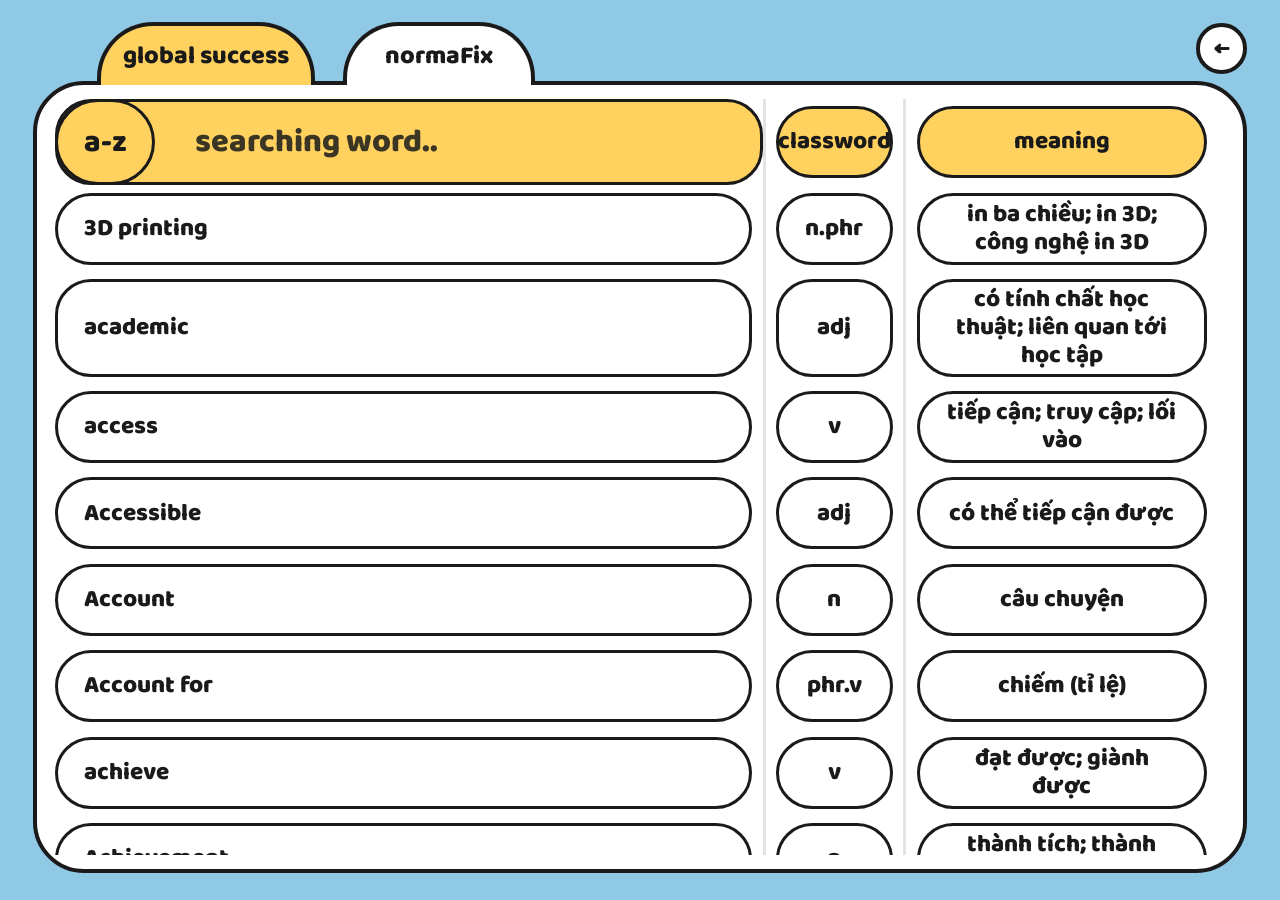
<file: document.html>
<!DOCTYPE html>
<html lang="vi">

<head>
  <meta charset="UTF-8">
  <title>DOCUMENT - normaFix</title>
  <meta name="viewport" content="width=device-width, initial-scale=1, viewport-fit=cover, interactive-widget=resizes-content">
  <link rel="preconnect" href="https://fonts.googleapis.com">
  <link rel="preconnect" href="https://fonts.gstatic.com" crossorigin>
  <link href="https://fonts.googleapis.com/css2?family=Baloo+2:wght@600;800&display=swap" rel="stylesheet">
  <link rel="icon" type="image/png" href="pics/mascotPics/iconWebsite_main.png">
  <link rel="stylesheet" href="CSS/document.css">
  <link rel="stylesheet" href="CSS/mobile.css">

</head>

<body spellcheck="false">

  <nav class="tabs" role="tablist" aria-label="Nguồn từ vựng">
    <button class="tab" role="tab" id="tabGlobal" data-src="global" aria-selected="true">global success</button>
    <button class="tab" role="tab" id="tabNorma" data-src="norma" aria-selected="false">normaFix</button>
    <a class="back" href="index.html" title="Về trang game" aria-label="Về trang game">←</a>
  </nav>

  <main class="panel">
    <div id="list" class="list" role="tabpanel">
      <!-- hàng tiêu đề (JS không đụng tới 3 ô này) -->
      <div class="c w hd hd-word">
        <div class="pill">
          <button id="az" class="az" type="button" title="Đổi thứ tự sắp xếp">a-z</button>
          <input id="q" type="search" placeholder="searching word.." autocomplete="off" aria-label="Tìm từ">
        </div>
      </div>
      <div class="c k hd"><div class="pill">classword</div></div>
      <div class="c m hd"><div class="pill">meaning</div></div>
    </div>
  </main>

  <!-- global success: khai báo const vocabData -->
  <script src="data/englishVocabularys.js"></script>
  <!-- hàm speak(word) -->
  <script src="JS/common/audio.js"></script>
  <script src="JS/games/document.js"></script>

</body>

</html>
</file>
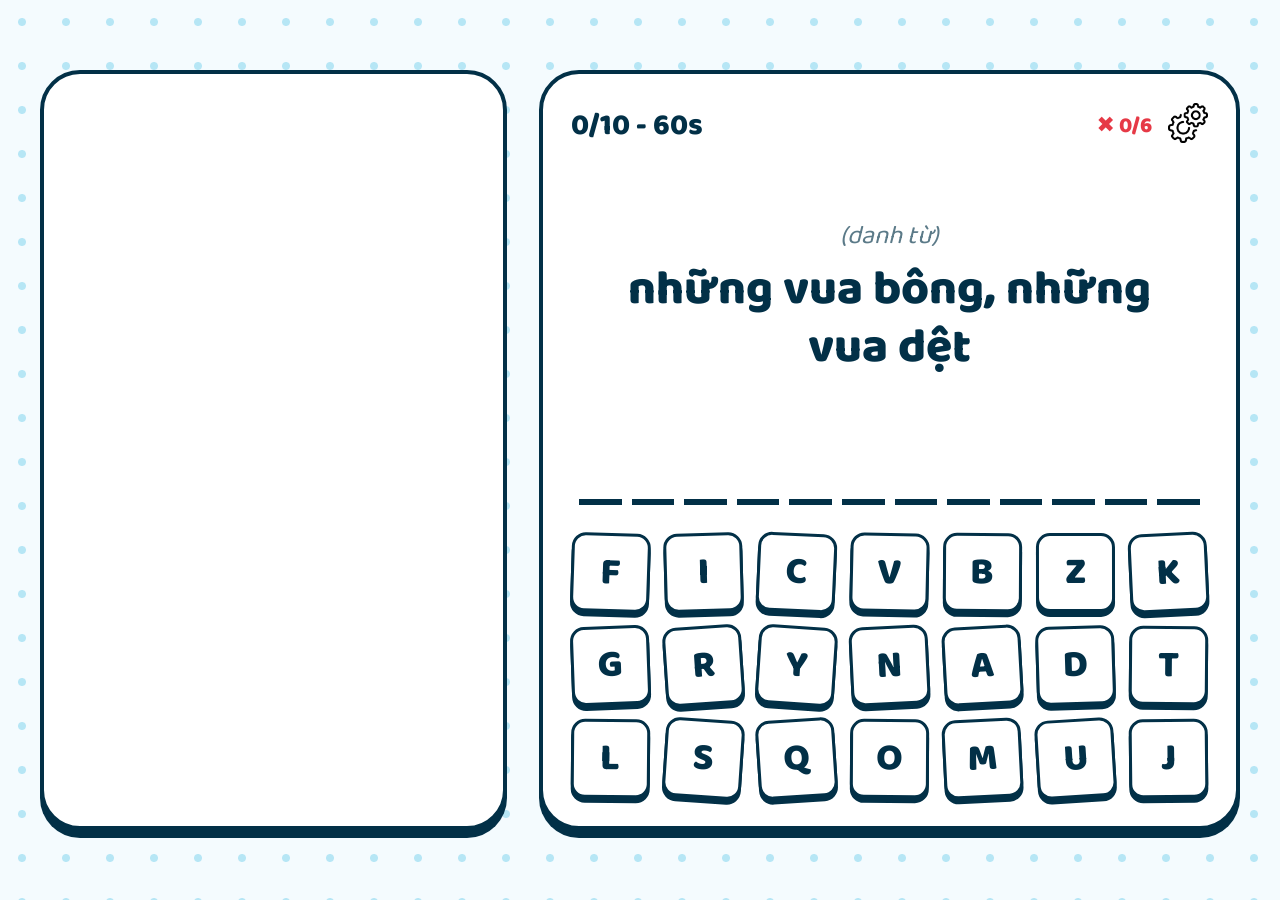
<file: gameMode/hangman/hangman.html>
<!DOCTYPE html>
<html lang="vi">

<head>
  <meta charset="UTF-8">
  <title>HANGMAN - normaFix</title>
  <meta name="viewport"
    content="width=device-width, initial-scale=1, viewport-fit=cover, interactive-widget=resizes-content">
  <link rel="preconnect" href="https://fonts.googleapis.com">
  <link rel="preconnect" href="https://fonts.gstatic.com" crossorigin>
  <link href="https://fonts.googleapis.com/css2?family=Baloo+2:wght@600;800&display=swap" rel="stylesheet">
  <link rel="stylesheet" href="hangman.css">
  <link rel="stylesheet" href="../../CSS/mobile.css">

  <link rel="icon" type="image/png" href="../../pics/mascotPics/mascotGrayCat_main.png">
</head>

<body spellcheck="false">

  <main class="hm">

    <!-- ========== BÊN TRÁI: STICKMAN (11 nét) ========== -->
    <section class="hm-panel hm-left">
      <svg id="hmMan" viewBox="0 0 400 460" role="img" aria-label="Hình người treo cổ">
        <path pathLength="1" d="M30 425H230" />
        <path pathLength="1" d="M80 425V240" />
        <path pathLength="1" d="M80 240V45" />
        <path pathLength="1" d="M80 45H290" />
        <path pathLength="1" d="M290 45V110" />
        <circle pathLength="1" cx="290" cy="145" r="35" />
        <path pathLength="1" d="M290 180V300" />
        <path pathLength="1" d="M290 205L245 265" />
        <path pathLength="1" d="M290 205L335 265" />
        <path pathLength="1" d="M290 300L255 380" />
        <path pathLength="1" d="M290 300L325 380" />
      </svg>
    </section>

    <!-- ========== BÊN PHẢI: GAME + BẢNG KẾT QUẢ ========== -->
    <section class="hm-panel hm-right">

      <div id="hmPlay" class="hm-play">
        <header class="hm-top">
          <span id="hmStatus">0/10 - 60s</span>
          <span id="hmWrong" class="hm-wrong">✖ 0/6</span>
          <button id="hmGear" class="hm-gear" aria-label="Cài đặt"><img src="../../pics/setting icon.png" alt="Cài đặt"
              width="40" height="40"></button>
        </header>

        <div class="hm-hint">
          <span id="hmClass"></span>
          <p id="hmMeaning">Đang tải từ vựng...</p>
        </div>

        <div id="hmSlots" class="hm-slots"></div>
        <div id="hmKeys" class="hm-keys"></div>
      </div>

      <div id="hmResult" class="hm-result" hidden>
        <h2>Kết quả</h2>
        <div class="hm-ring">
          <svg viewBox="0 0 200 200" aria-hidden="true">
            <circle class="trk" cx="100" cy="100" r="82" pathLength="100" />
            <circle id="hmRing" class="fil" cx="100" cy="100" r="82" pathLength="100" />
          </svg>
          <div class="hm-ring-text">
            <b id="hmPct">0%</b>
            <small id="hmScore">0 / 10 từ</small>
          </div>
        </div>
        <p id="hmRank" class="hm-rank"></p>
        <ul id="hmList" class="hm-list"></ul>
        <div class="hm-actions">
          <button id="hmAgain" class="hm-btn primary">🔄 Chơi lại</button>
          <button id="hmHome" class="hm-btn">🏠 Về trang chủ</button>
        </div>
      </div>

    </section>
  </main>

  <!-- ========== SETTINGS ========== -->
  <div id="hmOverlay" class="hm-overlay">
    <div class="hm-box">
      <h2>CÀI ĐẶT</h2>
      <button id="hmContinue" class="hm-btn" style="background:#84C7EC">▶ Tiếp tục</button>
      <button id="hmRestart" class="hm-btn" style="background:#FFD25C">🔄 Chơi lại</button>
      <button id="hmExit" class="hm-btn" style="background:#ff8c8c">🚪 Thoát</button>
    </div>
  </div>

  <audio id="sound-correct" src="../../audio/correct.mp3" preload="auto"></audio>
  <audio id="sound-wrong" src="../../audio/wrong.mp3" preload="auto"></audio>
  <audio id="sound-finish" src="../../audio/finish.mp3" preload="auto"></audio>

  <!-- Dữ liệu từ vựng: file .js dùng được cả khi mở bằng file:// -->
  <script src="../../data/normaFixWords.js"></script>
  <!-- Dự phòng nếu không có normaFixWords.js -->
  <script src="../../data/englishVocabularys.js"></script>

  <script src="../../JS/common/music.js"></script>
  <script src="../../JS/common/leaderboard.js"></script>
  <script src="../../JS/common/audio.js"></script>
  <script src="hangman.js"></script>
</body>

</html>
</file>
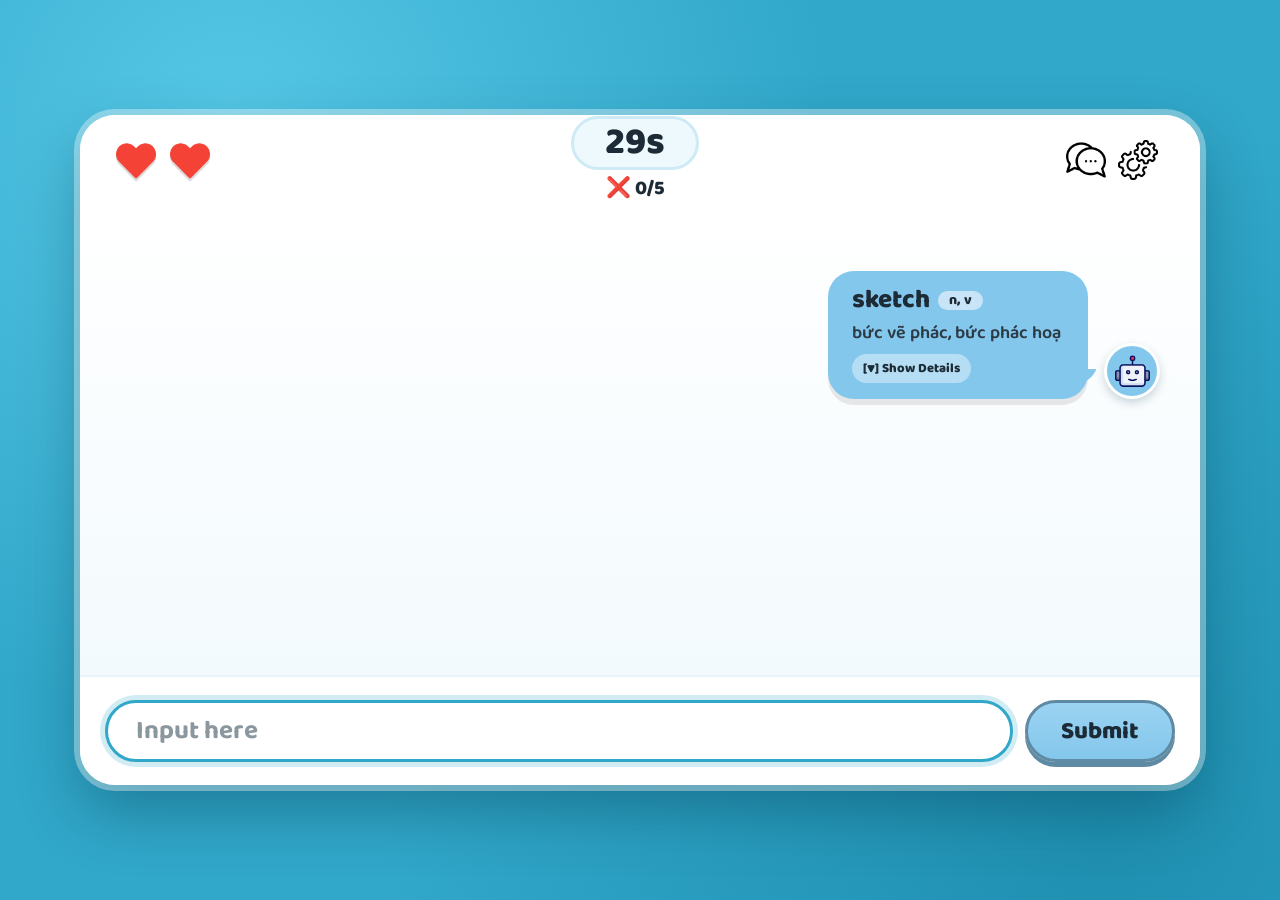
<file: gameMode/wordChain/wordChain.html>
<!DOCTYPE html>
<html lang="vi">

<head>
    <meta charset="UTF-8">
    <meta name="viewport" content="width=device-width, initial-scale=1, viewport-fit=cover, interactive-widget=resizes-content">
    <title>Word Chain</title>

    <link rel="preconnect" href="https://fonts.googleapis.com">
    <link rel="preconnect" href="https://fonts.gstatic.com" crossorigin>
    <link href="https://fonts.googleapis.com/css2?family=Baloo+2:wght@500;600;700;800&display=swap" rel="stylesheet">
    <link rel="stylesheet" href="wordChain.css">
    <link rel="stylesheet" href="../../CSS/mobile.css">

    <link rel="icon" type="image/png" href="../../pics/mascotPics/mascotFish_main.png">
</head>






<body spellcheck="false">


    <!-- ================= BẢNG KẾT QUẢ ================= -->
    <div class="result-screen" id="resultScreen" role="dialog" aria-modal="true" aria-labelledby="resultTitle">
        <div class="result-box">
            <h1 id="resultTitle">
                RESULT
            </h1>
            <p id="resultReason"></p>

            <!-- Vòng tròn % (độ chính xác), giống bảng kết quả của chế độ PLAY -->
            <div class="rs-ring">
                <svg viewBox="0 0 200 200" aria-hidden="true">
                    <circle class="trk" cx="100" cy="100" r="82" pathLength="100"></circle>
                    <circle id="resultRingFill" class="fil" cx="100" cy="100" r="82" pathLength="100"></circle>
                </svg>
                <div class="rs-ring-text">
                    <div id="resultPercent" class="rs-percent">0%</div>
                    <div id="resultTotal" class="rs-total"></div>
                </div>
            </div>

            <p id="resultRank" class="rs-rank"></p>
            <p id="resultMessage" class="rs-message"></p>

            <ul id="resultScore"></ul>

            <div class="rs-actions">
                <button type="button" onclick="restartGame()" class="restartGame-btn">
                    Chơi lại
                </button>

                <button type="button" class="restartGame-btn" onclick="location.href='../../game.html'">
                    Quay về
                </button>
            </div>
        </div>

        <div class="result-meaning">
            <h2>Lịch Sử Từ Vựng</h2>
            <p id="resultWord"></p>
        </div>

    </div>














    <!-- Background Bubble -->
    <div class="bubble-container" aria-hidden="true">
        <span class="bubble"></span>
        <span class="bubble"></span>
        <span class="bubble"></span>
        <span class="bubble"></span>
        <span class="bubble"></span>
        <span class="bubble"></span>
        <span class="bubble"></span>
        <span class="bubble"></span>
        <span class="bubble"></span>
        <span class="bubble"></span>
        <span class="bubble"></span>
        <span class="bubble"></span>
        <span class="bubble"></span>
        <span class="bubble"></span>
        <span class="bubble"></span>
        <span class="bubble"></span>
        <span class="bubble"></span>
        <span class="bubble"></span>
        <span class="bubble"></span>
        <span class="bubble"></span>
    </div>






    <div class="game-wrapper">
        <!-- ================= SETTINGS ================= -->
        <div class="settings-overlay" id="settingsOverlay">

            <div class="settings-box">

                <h2>CÀI ĐẶT</h2>

                <button type="button" class="settings-btn" id="continueBtn">
                    ▶ Tiếp tục
                </button>

                <button type="button" class="settings-btn" id="restartSettingsBtn">
                    🔄 Chơi lại
                </button>

                <button type="button" class="settings-btn" id="exitSettingsBtn">
                    🚪 Thoát
                </button>

            </div>

        </div>



        <!--==================THANH STREAK===================-->
        <div class="streak-box" id="streakBox">
            <div class="streak-fill" id="streakFill"></div>
            <div class="streak-text" id="streakText">
                STREAK x0
            </div>
        </div>





        <!--=====================GAME===================-->
        <div class="wc-container">




            <!-- Top Bar -->
            <div class="wc-top">
                <div class="player-life">
                    <span class="life"><img src="../../pics/heart icon.png" alt="Mạng" width="40" height="40"></span>
                    <span class="life"><img src="../../pics/heart icon.png" alt="Mạng" width="40" height="40"></span>
                </div>
                <div class="timer-box">
                    <div class="timer" id="timer">
                        30s
                    </div>
                    <div class="mistake" id="mistake">
                        ❌ 0/5
                    </div>
                </div>
                <div class="top-icon">
                    <button type="button" id="chatBtn" title="Trò chuyện" aria-label="Trò chuyện"><img src="../../pics/chatting icon.png" alt="" width="40" height="40"></button>
                    <button type="button" id="settingBtn" title="Cài đặt" aria-label="Cài đặt"><img src="../../pics/setting icon.png" alt="" width="40" height="40"></button>
                </div>
            </div>










            <!-- Chat Area -->
            <div class="chat-area" id="chatArea">
                <!-- Player -->
                <div class="message left"></div>
                <!-- AI -->
                <div class="message right"></div>
            </div>





            <!-- Input -->
            <div class="input-area">
                <input id="wordInput" type="text" placeholder="Input here" autocomplete="off" autocapitalize="off" autofocus>
                <button type="button" class="submit-button">Submit</button>
            </div>
        </div>
    </div>




















    <audio id="sound-correct" src="../../audio/correct.mp3"></audio>
    <audio id="sound-wrong" src="../../audio/wrong.mp3"></audio>
    <audio id="sound-finish" src="../../audio/finish.mp3"></audio>

    <script src="../../JS/common/music.js"></script>
    <script src="../../JS/common/leaderboard.js"></script>
    <script src="../../JS/common/audio.js"></script>

    <script src="../../data/wordChainData.js"></script>
    <script src="wordChain.js"></script>
</body>

</html>
</file>
<file: CSS/document.css>
:root {
    --sky: #8FC9E6;
    --ink: #1a1a1a;
    --yellow: #FFD25F;
    --line: #e3e3e3;
    --col-class: clamp(96px, 11vw, 160px);
}

* {
    margin: 0;
    padding: 0;
    box-sizing: border-box;
}

[hidden] {
    display: none !important;
}

html,
body {
    height: 100%;
}

body {
    display: flex;
    flex-direction: column;
    padding: clamp(10px, 2.4vh, 28px) clamp(10px, 2.6vw, 48px) clamp(10px, 3vh, 32px);
    overflow: hidden;
    font-family: "Baloo 2", system-ui, "Segoe UI", Arial, sans-serif;
    font-weight: 600;
    color: var(--ink);
    background: var(--sky);
}

/* ================= TAB ================= */
.tabs {
    position: relative;
    z-index: 1;
    display: flex;
    align-items: flex-end;
    gap: clamp(14px, 2.2vw, 36px);
    margin: 0 0 -4px clamp(20px, 5vw, 96px);
}

.tab {
    min-width: clamp(130px, 15vw, 290px);
    padding: 2px 22px 0;
    font: inherit;
    font-size: clamp(18px, 2.8vh, 28px);
    font-weight: 800;
    color: var(--ink);
    cursor: pointer;
    background: #fff;
    border: 4px solid var(--ink);
    border-bottom: 0;
    border-radius: 56px 56px 0 0;
    height: clamp(40px, 7vh, 80px);
    transition: transform .12s;
}

.tab[aria-selected="true"] {
    background: var(--yellow);
}

.tab:hover {
    transform: translateY(-2px);
}

.tab:focus-visible {
    outline: 4px solid var(--ink);
    outline-offset: 3px;
}

.back {
    display: grid;
    place-items: center;
    width: clamp(36px, 5.6vh, 52px);
    aspect-ratio: 1;
    margin: 0 0 clamp(6px, 1.2vh, 12px) auto;
    font-size: 22px;
    font-weight: 800;
    color: var(--ink);
    text-decoration: none;
    background: #fff;
    border: 4px solid var(--ink);
    border-radius: 50%;
}

.back:hover {
    background: var(--yellow);
}

.back:focus-visible {
    outline: 4px solid var(--ink);
    outline-offset: 3px;
}

/* ================= BẢNG ================= */
.panel {
    position: relative;
    flex: 1;
    min-height: 0;
    padding: clamp(8px, 1.6vh, 18px) clamp(8px, 1.4vw, 24px) clamp(8px, 1.6vh, 18px) clamp(8px, 1.4vw, 24px);
    background: #fff;
    border: 4px solid var(--ink);
    border-radius: clamp(28px, 4vw, 56px);
}

/* Một lưới 3 cột duy nhất: mọi ô cùng hàng tự cao bằng nhau, và đường kẻ dọc liền mạch */
.list {
    height: 100%;
    display: grid;
    grid-template-columns: minmax(0, 2.2fr) var(--col-class) minmax(0, 1fr);
    grid-auto-rows: min-content;
    align-content: start;
    overflow-y: scroll;
    scrollbar-color: #333 #fff;
}

.list:focus,
.list:focus-visible {
    outline: 0;
}

.list::-webkit-scrollbar {
    width: 18px;
}

.list::-webkit-scrollbar-track {
    margin: 4px 0;
    background: #fff;
    border: 3px solid var(--ink);
    border-radius: 20px;
}

.list::-webkit-scrollbar-thumb {
    background: #333;
    border: 3px solid #fff;
    border-radius: 20px;
}

.c {
    padding: clamp(4px, .8vh, 9px) clamp(6px, .8vw, 12px);
}

.c.k,
.c.m {
    border-left: 3px solid var(--line);
}

.c.w {
    padding-left: 0;
}

.c.m {
    padding-right: clamp(10px, 1.4vw, 22px);
}

.pill {
    display: flex;
    align-items: center;
    height: 100%;
    min-height: clamp(42px, 8vh, 80px);
    padding: 4px clamp(14px, 2vw, 30px);
    font-size: clamp(16px, 2.7vh, 28px);
    font-weight: 800;
    line-height: 1.15;
    background: #fff;
    border: 3px solid var(--ink);
    border-radius: clamp(24px, 4vh, 40px);
}

.c.w .pill {
    gap: 14px;
    flex-wrap: wrap;
    justify-content: flex-start;
}

.c.k .pill,
.c.m .pill {
    justify-content: center;
    text-align: center;
}

/* Bấm vào từ tiếng Anh để nghe đọc */
.c.w .pill[data-word] {
    cursor: pointer;
    user-select: none;
    -webkit-user-select: none;
}

.c.w .pill[data-word]::after {
    content: "🔊";
    margin-left: auto;
    font-size: .8em;
    opacity: 0;
    transition: opacity .15s;
}

.c.w .pill[data-word]:hover::after,
.c.w .pill[data-word]:focus-visible::after {
    opacity: .55;
}

.c.w .pill[data-word]:focus-visible {
    outline: 4px solid var(--ink);
    outline-offset: 3px;
}

.c.w .pill[data-word].say {
    background: var(--yellow);
}

.c.w .pill[data-word].say::after {
    opacity: 1;
    animation: talk .5s ease 2;
}

@keyframes talk {
    50% {
        transform: scale(1.35);
    }
}

.pill i {
    font-style: normal;
    font-size: .72em;
    font-weight: 600;
    color: #6b6b6b;
}

.c.k .pill.long {
    font-size: clamp(12px, 1.9vh, 18px);
    padding-inline: 10px;
}

/* Hàng tiêu đề giống navbar: dính trên cùng, kéo xuống thì trượt lên ẩn đi, kéo lên thì trượt ra lại */
.hd {
    position: sticky;
    top: 0;
    z-index: 2;
    background: #fff;
    transition: transform .35s cubic-bezier(.3, .8, .3, 1), box-shadow .25s ease;
}

.list.scrolled .hd {
    box-shadow: 0 12px 10px -10px rgba(26, 26, 26, .35);
}

.list.hide .hd {
    transform: translateY(-110%);
    box-shadow: none;
}

.hd .pill {
    background: var(--yellow);
    font-size: clamp(16px, 2.7vh, 28px);
}

.hd-word {
    padding: 0;
}

.hd-word .pill {
    padding: 0;
}

.az {
    align-self: stretch;
    flex: none;
    margin: -3px 0 -3px -3px;
    padding: 0 clamp(16px, 2vw, 30px);
    font: inherit;
    font-size: clamp(20px, 3.4vh, 36px);
    font-weight: 800;
    color: var(--ink);
    cursor: pointer;
    background: var(--yellow);
    border: 3px solid var(--ink);
    border-radius: 999px;
}

.az:hover {
    background: #ffe08c;
}

.az:focus-visible {
    outline: 4px solid var(--ink);
    outline-offset: 3px;
}

#q {
    flex: 1;
    min-width: 0;
    padding: 0 clamp(14px, 2vw, 40px);
    font: inherit;
    font-size: clamp(20px, 3.6vh, 38px);
    font-weight: 800;
    color: var(--ink);
    background: transparent;
    border: 0;
    outline: 0;
}

#q::placeholder {
    color: var(--ink);
    opacity: .85;
}

.hd-word .pill:focus-within {
    box-shadow: 0 0 0 4px rgba(26, 26, 26, .25);
}

/* ================= ANIMATION ================= */
/* 1) Vào trang: một chuỗi duy nhất — tab rơi xuống, bảng trồi lên, ba ô tiêu đề bật ra lần lượt */
.tab {
    animation: tabIn .55s cubic-bezier(.2, 1.3, .4, 1) both;
}

#tabNorma {
    animation-delay: .08s;
}

.back {
    animation: popIn .5s cubic-bezier(.2, 1.5, .4, 1) .25s both;
}

.panel {
    animation: panelIn .6s cubic-bezier(.2, 1, .3, 1) .12s both;
}

.hd .pill {
    animation: popIn .45s cubic-bezier(.2, 1.4, .4, 1) both;
}

.hd-word .pill {
    animation-delay: .4s;
}

.hd.k .pill {
    animation-delay: .48s;
}

.hd.m .pill {
    animation-delay: .56s;
}

@keyframes tabIn {
    from {
        opacity: 0;
        transform: translateY(-36px);
    }
}

@keyframes panelIn {
    from {
        opacity: 0;
        transform: translateY(48px) scale(.98);
    }
}

@keyframes popIn {
    from {
        opacity: 0;
        transform: scale(.6);
    }
}

/* 2) Mỗi lần vẽ hàng mới (đổi tab, tìm kiếm, cuộn thêm): hàng trượt lên lần lượt, tối đa 14 hàng đầu mới trễ */
.row {
    animation: rowIn .4s cubic-bezier(.2, .9, .3, 1.15) both;
    animation-delay: calc(var(--i, 0) * 28ms);
}

@keyframes rowIn {
    from {
        opacity: 0;
        transform: translateY(16px);
    }
}

.note {
    animation: fadeUp .35s ease both;
}

@keyframes fadeUp {
    from {
        opacity: 0;
        transform: translateY(8px);
    }
}

/* 3) Phản hồi khi người dùng thao tác */
.c:not(.hd) .pill {
    transition: transform .15s ease, box-shadow .15s ease, background .15s ease;
}

.c:not(.hd) .pill:hover {
    transform: translateY(-1px);
    background: #FFF4CC;
    box-shadow: 0 1px 0 var(--ink);
}

.tab {
    transition: transform .15s ease, background .25s ease;
}

.az.flip {
    animation: flip .4s ease;
}

@keyframes flip {
    50% {
        transform: scaleY(0);
    }
}

.note {
    grid-column: 1 / -1;
    padding: 28px 12px;
    font-size: clamp(16px, 2.6vh, 24px);
    font-weight: 800;
    text-align: center;
    color: #555;
}

/* ================= MÀN HẸP ================= */
@media (max-width: 700px) {
    :root {
        --col-class: 64px;
    }

    .tab {
        min-width: 0;
        padding-inline: 14px;
    }

    .list {
        grid-template-columns: minmax(0, 1.5fr) var(--col-class) minmax(0, 1fr);
    }

    .c {
        padding-inline: 4px;
    }

    .pill {
        padding-inline: 12px;
    }

    .list::-webkit-scrollbar {
        width: 12px;
    }
}

@media (prefers-reduced-motion: reduce) {

    *,
    *::before,
    *::after {
        animation: none !important;
        transition: none !important;
    }
}
</file>
<file: CSS/mobile.css>
/* ===========================================================
   MOBILE - giao diện điện thoại cho normaFix  (CSS/mobile.css)

   - Điện thoại dọc   : (max-width: 700px)
   - Điện thoại ngang : (orientation: landscape) and (max-height: 500px)
   - Khối ngang nằm CUỐI file để thắng khối dọc khi màn hình ngang <= 700px
     (ví dụ iPhone SE xoay ngang rộng 667px).
   - Mọi selector trong @media đều có tiền tố "html " để luôn thắng các rule
     cùng cấp trong landing.css / login.css / room.css..., kể cả khi thứ tự
     nạp file bị sai. Vẫn nên nạp mobile.css SAU CÙNG.
   - Trò chơi chơi được cả dọc lẫn ngang, KHÔNG bắt xoay màn hình.
   - Trang game được nhận biết qua #settingsOverlay (hoặc <body class="game-page">).
   =========================================================== */



/* chặn tràn ngang trên điện thoại: không phần tử nào được rộng hơn màn hình */
@media (max-width: 700px) {
    html,
    html body { max-width: 100%; overflow-x: clip; }
}

@media (prefers-reduced-motion: no-preference) {
    html { scroll-behavior: smooth; }
}

button, a, [role="button"], .game-card, .choice-btn, .sentence-btn, .match-item {
    touch-action: manipulation;
}

/* màn hình cảm ứng không có hover: bỏ hiệu ứng hover bị "dính" sau khi chạm */
@media (hover: none) {
    html .game-card::after { display: none; }
    html .game-card:hover {
        transform: none;
        box-shadow: 0 10px 0 rgba(14, 56, 80, .2);
    }
    html .game-card:active { transform: scale(.97); }

    html .nav-menu a:not(.active):hover { transform: none; background: none; }

    html .start-btn:hover,
    html .create-btn:hover,
    html .enter-btn:hover {
        transform: none;
        box-shadow: 0 7px 0 rgba(14, 56, 80, .28);
    }
    html .start-btn:active,
    html .create-btn:active,
    html .enter-btn:active {
        transform: translateY(4px);
        box-shadow: 0 3px 0 rgba(14, 56, 80, .28);
    }
    html .nav-menu a:not(.active):active { background: rgba(255, 255, 255, .22); }

    html .choice-btn:not(.correct):not(.wrong):hover {
        background: #ececec;
        color: #222;
    }
    html .sentence-btn:not(.correct):not(.wrong):hover {
        background: #efefef;
        color: #000;
    }

    html #settingsBtn:hover,
    html #settingBtn:hover {
        transform: none;
        background: rgba(0, 0, 0, .6);
    }

    html .c:not(.hd) .pill:hover {
        transform: none;
        background: #fff;
        box-shadow: none;
    }

    /* trang tài liệu: luôn hiện biểu tượng loa để biết bấm nghe được */
    html .c.w .pill[data-word]::after { opacity: .45; }
}


/* ===========================================================
   2. ĐIỆN THOẠI DỌC (max-width: 700px)
   =========================================================== */
@media (max-width: 700px) {

    /* ---------- Thanh điều hướng: đủ 5 mục, không tràn ---------- */
    html .navbar {
        top: max(8px, env(safe-area-inset-top));
        left: 8px;
        width: calc(100% - 16px);
        max-width: calc(100vw - 16px);
        height: 46px;
        padding: 0 6px;
        border-radius: 16px;
    }
    html .logo { font-size: 18px; }
    html .nav-menu {
        flex: 1;
        min-width: 0;
        margin-left: 4px;
        gap: 0;
        justify-content: space-between;
        overflow-x: auto;
        scrollbar-width: none;
    }
    html .nav-menu::-webkit-scrollbar { display: none; }
    html .nav-menu a {
        flex: none;
        min-height: 36px;
        padding: 6px 7px;
        font-size: 12.5px;
        border-radius: 10px;
        white-space: nowrap;
    }

    /* ô tên người chơi (nằm ngay dưới thanh) */
    html .player .player-chip {
        max-width: 160px;
        padding: 4px 12px 4px 4px;
        font-size: 14px;
    }
    html .player-avatar { width: 30px; height: 30px; font-size: 16px; }

    /* ---------- Trang chủ ---------- */
    html .hero {
        min-height: 100vh;
        min-height: 100svh;
        height: auto;
        padding: calc(112px + env(safe-area-inset-top)) 16px 84px;
        gap: 8px;
        justify-content: center;
        overflow-x: clip;
    }
    html .hero > * { min-width: 0; max-width: 100%; }
    html .hero-left,
    html .hero-right {
        flex: none;
        width: 100%;
        margin: 0;
    }
    html .hero-title {
        font-size: clamp(40px, 13vw, 54px);
        line-height: 1.05;
        margin-bottom: 4px;
        text-align: center;
        overflow-wrap: anywhere;
    }
    html .hero-subtitle {
        max-width: 22em;
        margin: 0 auto;
        font-size: clamp(15px, 4.2vw, 19px);
        line-height: 1.3;
        text-align: center;
        text-wrap: balance;
    }
    html .hero .mascot-image {
        max-width: 100%;
        height: clamp(140px, 28vh, 240px);
        height: clamp(140px, 28svh, 240px);
    }
    html .mascot-name { font-size: 16px; padding: 5px 18px; }
    html .mascot-desc { font-size: 13px; max-width: 280px; }
    html .scroll-down {
        width: 64px;
        height: 64px;
        bottom: -32px;
        font-size: 13px;
    }

    html .intro-section,
    html .room-section,
    html .document-section {
        padding: 72px 6% 60px;
        gap: 24px;
        max-width: 100%;
        overflow-x: clip;
    }
    html .intro-left,
    html .intro-right,
    html .room-left,
    html .room-right { min-width: 0; }
    html .room-image {
        width: 92%;
        aspect-ratio: 4 / 3;
        object-fit: cover;
        border-radius: 24px;
        transform: rotate(1.5deg);
    }
    html .intro-left p,
    html .room-text,
    html .document-text { text-wrap: balance; }

    html .intro-left p,
    html .room-text,
    html .document-text {
        font-size: clamp(20px, 6vw, 27px);
        margin-bottom: 22px;
    }
    html .start-btn,
    html .create-btn,
    html .enter-btn {
        width: min(190px, 64%);
        height: 52px;
        font-size: 19px;
    }
    html .intro-right img { max-height: 240px; }
    html .document-box { border-radius: 22px; }
    html .document-left { height: 170px; }
    html .footer { padding: 40px 16px; }
    html .footer-logo { font-size: 28px; }
    html .footer-text { font-size: 16px; margin-bottom: 20px; }
    html .footer-copy { font-size: 13px; }

    /* ẩn ô tên khi đang chơi LEARN để không đè lên nội dung */
    html body:has(#learnScreen[style*="flex"]) .player.floating { display: none; }

    /* ---------- Các trang trò chơi (chơi dọc) ---------- */
    html :is(body.game-page, body:has(#settingsOverlay)) {
        min-height: 100vh;
        min-height: 100dvh;
    }
    html :is(body.game-page, body:has(#settingsOverlay)) .submit-button { min-height: 44px; }
    html :is(body.game-page, body:has(#settingsOverlay)) .bubble-chat { max-width: 80%; font-size: 15px; }
    html :is(body.game-page, body:has(#settingsOverlay)) .avatar img { width: 30px; height: 30px; }
    html :is(body.game-page, body:has(#settingsOverlay)) .meaning-toggle { min-height: 34px; }

    /* ---------- Cài đặt / popup ---------- */
    html .popup { width: min(280px, 86vw); padding: 20px; }
    html .settings-popup {
        width: min(280px, 86vw);
        max-height: 92vh;
        overflow-y: auto;
    }
    html .settings-popup button { width: min(170px, 100%); }

    html #settingsBtn,
    html #settingBtn {
        width: 42px;
        height: 42px;
        top: max(10px, env(safe-area-inset-top));
        left: max(10px, env(safe-area-inset-left));
    }

    /* ---------- Màn hình nhập tên ---------- */
    html .login-gate { overflow-y: auto; }
    html .login-card { padding: 28px 20px 24px; }

    /* ---------- Trang tài liệu (document.html) ---------- */
    html body:has(.tabs) { padding: 8px 8px 10px; }
    html .tabs { margin-left: 10px; gap: 8px; }
    html .tab {
        flex: 1;
        min-width: 0;
        height: 38px;
        padding-inline: 8px;
        font-size: 15px;
    }
    html .panel {
        padding: 6px;
        border-width: 3px;
        border-radius: 22px;
    }
    html .pill {
        min-height: 40px;
        padding: 4px 10px;
        font-size: 14px;
        border-width: 2px;
    }
    html .c.k .pill { font-size: 12px; }
    html .hd .pill { font-size: 14px; }
    html #q { font-size: 16px; }
    html .az { font-size: 16px; padding: 0 12px; }

    /* ---------- Hồ sơ (profile.html) ---------- */
    html .pf { padding: 116px 12px 36px; }
    html .pf-tabs button { padding: 7px 14px; font-size: 15px; }
    html .pf-card { padding: 16px; }
    html .pf h3 { font-size: 19px; }
    html .pf p { font-size: 15px; }
    html .pf-head { gap: 12px; }
    html .pf-ava { width: 64px; height: 64px; font-size: 32px; }
    html .pf-stat span { font-size: 24px; }
    html .pf-bars { height: 120px; gap: 6px; }
    html .pf-btn { padding: 10px 20px; font-size: 16px; }

    /* ---------- Phòng chơi (room.html) ---------- */
    html .room-page { padding: 78px 12px 28px; }
    html .room-card { padding: 18px 12px; border-radius: 22px; }
    html .room-card h1 { font-size: clamp(26px, 8vw, 34px); }
    html .room-choice { padding: 16px; }
    html .room-page .room-btn { min-height: 48px; font-size: 18px; }
    html .room-players { grid-template-columns: 1fr; }
    html .room-code {
        font-size: clamp(32px, 12vw, 46px);
        letter-spacing: 4px;
    }

    /* ---------- Màn LEARN: kích thước cơ bản ---------- */
    html .learn-screen {
        height: 100vh;
        height: 100dvh;
        padding: 10px;
        gap: 10px;
        overflow-y: auto;
        justify-content: center;
        justify-content: safe center;
    }
    html .learn-progress { width: min(700px, 100%); }
    html .learn-box {
        width: min(850px, 100%);
        padding: 18px 14px;
        border-radius: 20px;
    }
    html .typing-header { font-size: 20px; margin-bottom: 24px; }
    html #typingWord { font-size: 34px; }
    html .typing-meaning { font-size: 17px; margin-bottom: 20px; }
    html #typingInput { height: 56px; font-size: 24px; }
    html .choice-btn { height: 76px; font-size: 18px; }
    html .sentence-example { font-size: 22px; }
    html .sentence-btn { height: 68px; font-size: 20px; }
    html .match-item { height: 50px; font-size: 16px; }
    html .loading-box h2 { font-size: 22px; }
    html .loading-success { font-size: 22px; }
    html .loading-subtitle { font-size: 16px; }
}

@media (max-width: 480px) {
    /* thanh điều hướng chật: ẩn logo, "Trang chủ" đã đủ để quay về */
    html .navbar > .logo { display: none; }
    html .nav-menu { margin-left: 0; }
}


/* ===========================================================
   3. TRANG GAME.HTML (chọn trò chơi) - ĐIỆN THOẠI DỌC
   Sidebar chuyển xuống đáy như thanh tab, lưới card 2 cột.
   =========================================================== */
@media (orientation: portrait) and (max-width: 700px) {

    html .container {
        flex-direction: column-reverse;
        height: 100vh;
        height: 100dvh;
        min-height: 0;
    }

    html .sidebar {
        flex: none;
        width: 100%;
        height: calc(52px + env(safe-area-inset-bottom));
        padding-bottom: env(safe-area-inset-bottom);
        box-shadow: 0 -6px 20px rgba(6, 40, 58, .25);
    }
    html .sidebar:hover { width: 100%; }
    html .menu-list { flex-direction: row; height: 52px; }
    html .menu-item-back,
    html .menu-item-room,
    html .menu-item-document {
        flex: 1;
        height: 52px;
        padding: 0;
        justify-content: center;
    }
    html .letter { width: auto; font-size: 18px; }
    html .text { margin-left: 6px; font-size: 13px; opacity: 1; }

    html .game-grid,
    html .has-player .game-grid {
        flex: 1;
        width: 100%;
        height: auto;
        min-height: 0;
        padding: 10px;
        gap: 10px;
        overflow-y: auto;
        grid-template-columns: 1fr 1fr;
        grid-template-rows: none;
        grid-auto-rows: 108px;
    }
    html .has-player .game-grid { padding-top: 58px; }

    html .player.floating { top: 8px; left: 10px; }

    html .game-grid .game-card {
        grid-column: auto;
        grid-row: auto;
        border-radius: 22px;
        box-shadow: 0 5px 0 rgba(14, 56, 80, .2);
    }
    html .game-grid .learn.game-card {
        grid-column: 1 / -1;
        flex-direction: row;
        gap: 12px;
    }
    html .play-icon { font-size: 40px; }
    html .learn h2 { font-size: 30px; margin-top: 0; }
    html .game-card::before { font-size: 28px; }
    html .game-card h2 { font-size: clamp(15px, 4.4vw, 19px); }
}


/* ===========================================================
   4. ĐIỆN THOẠI NGANG (chiều cao <= 500px)
   Khối này đặt cuối để thắng mọi rule dọc phía trên.
   =========================================================== */
@media (orientation: landscape) and (max-height: 500px) {

    /* ---------- Thanh điều hướng ---------- */
    html .navbar {
        top: 5px;
        left: 8px;
        width: calc(100% - 16px);
        height: 42px;
        padding: 0 10px;
        border-radius: 14px;
    }
    html .logo { font-size: 18px; }
    html .navbar > .logo { display: block; }
    html .nav-menu { margin-left: 14px; gap: 2px; }
    html .nav-menu a { font-size: 13px; padding: 5px 10px; min-height: 32px; }
    /* ô tên người chơi nằm gọn trong thanh, không tụt xuống dưới */
    html .navbar > .player { position: static; margin: 0 8px 0 0; }
    html .navbar .player .player-chip { max-width: 140px; font-size: 13px; padding: 3px 10px 3px 3px; }
    html .player-avatar { width: 28px; height: 28px; font-size: 15px; }

    /* ---------- Trang chủ: giữ bố cục hai cột ---------- */
    html .hero {
        flex-direction: row;
        height: auto;
        min-height: 100vh;
        min-height: 100svh;
        padding: 62px 20px 48px;
        gap: 14px;
    }
    html .hero-left { width: auto; flex: 1; }
    html .hero-right { flex: 1; margin-right: 0; }
    html .hero .mascot-image {
        width: min(260px, 100%);
        height: min(50vh, 190px);
        height: min(50svh, 190px);
    }
    html .mascot-name { font-size: 15px; padding: 4px 16px; }
    html .mascot-desc { display: none; }
    html .hero-title { font-size: 38px; margin-bottom: 4px; }
    html .hero-subtitle { font-size: 15px; }
    html .scroll-down {
        width: 56px;
        height: 56px;
        bottom: -28px;
        font-size: 12px;
    }

    html .intro-section,
    html .room-section,
    html .document-section {
        flex-direction: row;
        gap: 20px;
        min-height: 0;
        padding: 64px 20px 36px;
    }
    html .intro-left,
    html .room-left,
    html .room-right { width: auto; flex: 1; max-width: none; }
    html .intro-right { flex: 1; max-width: none; }
    html .intro-right img { max-height: 62vh; }
    html .room-image { width: 100%; height: auto; aspect-ratio: auto; max-height: 62vh; }
    html .intro-left p,
    html .room-text,
    html .document-text { font-size: 19px; margin-bottom: 14px; }
    html .start-btn,
    html .create-btn,
    html .enter-btn { width: 160px; height: 44px; font-size: 17px; }
    html .document-box { flex-direction: row; height: auto; max-height: 72vh; }
    html .document-left { width: 45%; height: auto; }
    html .document-right { width: 55%; padding: 14px; }
    html .footer { padding: 28px 16px; }
    html .footer-logo { font-size: 26px; margin-bottom: 8px; }
    html .footer-text { font-size: 15px; margin-bottom: 12px; }

    /* ---------- Popup / nút cài đặt ---------- */
    html .popup { padding: 16px; }
    html .settings-popup { max-height: 92vh; overflow-y: auto; }
    html .settings-popup button { margin: 5px auto; }
    html #settingsBtn,
    html #settingBtn {
        width: 40px;
        height: 40px;
        top: max(8px, env(safe-area-inset-top));
        left: max(10px, env(safe-area-inset-left));
    }

    /* ---------- Màn hình nhập tên ---------- */
    html .login-gate { overflow-y: auto; padding: 10px; }
    html .login-card { width: min(380px, 100%); padding: 16px 22px; border-radius: 22px; }
    html .login-card h2 { font-size: 24px; margin-bottom: 4px; }
    html .login-card p { margin-bottom: 8px; font-size: 13px; }
    html .login-card .login-input { padding: 6px 12px; font-size: 18px; }
    html .login-error { min-height: 16px; margin: 4px 0 6px; font-size: 13px; }
    html .login-card .login-btn { height: 42px; font-size: 19px; }
    html .login-card .login-cancel { margin-top: 4px; padding: 3px 10px; font-size: 14px; }

    /* ---------- Trang tài liệu ---------- */
    html:root { --col-class: 96px; }
    html body:has(.tabs) { padding: 6px 12px 8px; }
    html .tabs { margin-left: 16px; }
    html .tab { height: 34px; min-width: 100px; font-size: 15px; }
    html .pill { min-height: 34px; font-size: 14px; }
    html .c { padding: 2px 6px; }
    html .panel { border-radius: 20px; border-width: 3px; }

    /* ---------- Hồ sơ ---------- */
    html .pf { max-width: 900px; padding: 64px 20px 28px; }
    html .pf-stats { grid-template-columns: repeat(auto-fit, minmax(120px, 1fr)); }
    html .pf-bars { height: 100px; }

    /* ---------- Phòng chơi ---------- */
    html .room-page { padding: 58px 14px 20px; }
    html .room-wrap { width: min(900px, 100%); }
    html .room-card { padding: 14px 18px; }
    html .room-card h1 { font-size: 26px; }
    html .room-lead { margin-bottom: 10px; font-size: 15px; }
    html .room-choices { grid-template-columns: 1fr 1fr; gap: 12px; }
    html .room-choice { padding: 14px; }
    html .room-page .room-btn { min-height: 42px; font-size: 17px; }
    html .room-modes { grid-template-columns: repeat(auto-fill, minmax(120px, 1fr)); }
    html .room-players { grid-template-columns: repeat(auto-fill, minmax(200px, 1fr)); }

    /* ---------- Trang game.html: sidebar dọc hẹp bên trái ---------- */
    html .container {
        flex-direction: row;
        height: 100vh;
        height: 100dvh;
        min-height: 0;
        padding-left: env(safe-area-inset-left);
        padding-right: env(safe-area-inset-right);
    }
    html .sidebar { flex: none; width: 50px; height: auto; padding-bottom: 0; box-shadow: 6px 0 24px rgba(6, 40, 58, .25); }
    html .sidebar:hover { width: 50px; }
    html .menu-list { flex-direction: column; height: auto; }
    html .menu-item-back,
    html .menu-item-room,
    html .menu-item-document {
        flex: none;
        height: 48px;
        padding: 0;
        justify-content: center;
    }
    html .letter { width: auto; font-size: 22px; }
    html .text { display: none; }

    html .game-grid,
    html .has-player .game-grid {
        flex: 1;
        width: auto;
        height: 100%;
        min-height: 0;
        padding: 8px 10px;
        gap: 8px;
        overflow: hidden;
        grid-template-columns: 1fr 1.7fr;
        grid-template-rows: repeat(3, 1fr);
        grid-auto-rows: auto;
    }
    html .has-player .game-grid { padding-top: 50px; }
    html .player.floating { top: 5px; left: calc(58px + env(safe-area-inset-left)); }

    /* trả các card về vị trí như trên máy tính */
    html .game-grid .game-card { border-radius: 22px; box-shadow: 0 5px 0 rgba(14, 56, 80, .2); flex-direction: column; gap: 2px; }
    html .game-grid .learn.game-card { grid-column: 1; grid-row: 1 / span 2; }
    html .game-grid .wordhunt.game-card { grid-column: 2; grid-row: 1; }
    html .game-grid .hangman.game-card { grid-column: 2; grid-row: 2; }
    html .game-grid .wordpuzzle.game-card { grid-column: 1; grid-row: 3; }
    html .game-grid .wordchain.game-card { grid-column: 2; grid-row: 3; }
    html .play-icon { font-size: 40px; }
    html .learn h2 { font-size: clamp(24px, 4.4vw, 34px); margin-top: 0; }
    html .game-card::before { font-size: 22px; }
    html .game-card h2 { font-size: clamp(16px, 3vw, 22px); }

    /* ẩn ô tên khi đang chơi LEARN để không đè lên thanh tiến trình */
    html body:has(#learnScreen[style*="flex"]) .player.floating { display: none; }

    /* ---------- Màn LEARN: thu gọn cho vừa chiều cao ~360-400px ---------- */
    html .learn-screen {
        height: 100vh;
        height: 100dvh;
        padding: 6px 10px;
        gap: 6px;
        overflow-y: auto;
        justify-content: center;
        justify-content: safe center;
    }
    html .learn-progress { width: min(700px, 100%); }
    html .progress-message { height: 18px; font-size: 13px; }
    html .progress-bar { height: 8px; }
    html .learn-box { width: min(850px, 100%); padding: 10px 18px 12px; border-radius: 18px; }

    html .typing-header { margin-bottom: 4px; font-size: 16px; }
    html .typing-word { margin-bottom: 2px; }
    html #typingWord { font-size: 30px; }
    html .typing-class { font-size: 16px; }
    html .typing-meaning { margin: 0 0 6px; font-size: 16px; }
    html #typingInput { height: 42px; margin-top: 0; font-size: 20px; border-radius: 12px; }

    html .choice-box { margin-top: 8px; gap: 8px; }
    html .choice-btn { height: 48px; font-size: 16px; border-radius: 12px; }

    html .match-box { margin-top: 6px; gap: 12px; }
    html .match-column { gap: 5px; }
    html .match-item { height: 34px; font-size: 15px; border-radius: 10px; }

    html .sentence-example { min-height: 48px; margin-bottom: 6px; font-size: clamp(18px, 3vw, 24px); }
    html .sentence-hint { margin-bottom: 10px; font-size: 15px; }
    html .sentence-choice { gap: 10px; }
    html .sentence-btn { height: 50px; font-size: 18px; border-radius: 12px; }

    html .loading-box { gap: 10px; }
    html .loading-spinner { width: 40px; height: 40px; border-width: 5px; }
    html .loading-box h2 { font-size: 20px; }
    html .loading-success { font-size: 20px; }
    html .loading-subtitle { margin-top: 4px; font-size: 15px; }

    /* ---------- Bảng kết quả: hai cột (vòng điểm | danh sách điểm) ---------- */
    html .result-screen { padding: 6px; }
    html .result-card {
        width: min(740px, 100%);
        padding: 10px 18px 12px;
        display: grid;
        grid-template-columns: 170px 1fr;
        column-gap: 20px;
        align-items: center;
        border-radius: 20px;
        box-shadow: 0 5px 0 var(--rs-ink);
    }
    html .result-card > * { grid-column: 1 / -1; }
    html .result-title { margin: 0 0 2px; font-size: 20px; }
    html .result-ring { grid-column: 1; grid-row: 2; width: 96px; height: 96px; margin: 0 auto 2px; }
    html .ring-percent { font-size: 24px; }
    html .ring-total { font-size: 11px; }
    html .result-rank { grid-column: 1; grid-row: 3; margin: 0; font-size: 16px; }
    html .result-message { grid-column: 1; grid-row: 4; margin: 0; font-size: 12px; }
    html .result-list { grid-column: 2; grid-row: 2 / span 3; margin: 0; }
    html .result-row + .result-row { margin-top: 5px; }
    html .result-row-head { font-size: 13px; }
    html .result-bar { height: 7px; }
    html .result-actions { grid-row: 5; flex-direction: row; margin-top: 8px; }
    html .result-btn { padding: 7px 10px; font-size: 14px; }

    /* ---------- Các trang trò chơi (chơi ngang) ---------- */
    html :is(body.game-page, body:has(#settingsOverlay)) {
        min-height: 100vh;
        min-height: 100dvh;
        padding-left: env(safe-area-inset-left);
        padding-right: env(safe-area-inset-right);
    }
    /* ô nhập đủ lớn để chạm, chữ >= 16px để iOS không tự phóng to */
    html :is(body.game-page, body:has(#settingsOverlay)) input { margin-top: 4px; padding: 7px 12px; font-size: 17px; }
    html :is(body.game-page, body:has(#settingsOverlay)) .submit-button { min-height: 42px; }

    /* WORDCHAIN: thu nhỏ khung chat cho vừa chiều cao */
    html :is(body.game-page, body:has(#settingsOverlay)) .bubble-chat { max-width: 72%; padding: 6px 10px; font-size: 13px; }
    html :is(body.game-page, body:has(#settingsOverlay)) .avatar img { width: 26px; height: 26px; }
    html :is(body.game-page, body:has(#settingsOverlay)) .meaning-toggle { min-height: 30px; }
    html :is(body.game-page, body:has(#settingsOverlay)) .notice { padding: 7px 12px; font-size: 13px; }
}
</file>
<file: gameMode/hangman/hangman.css>
:root {
  --ink: #023047;
  --sun: #FFB703;
  --org: #FB8500;
  --red: #E63946;
  --green: #52B788;
  --trk: #D6EEF5;
}

* {
  box-sizing: border-box;
}

body {
  margin: 0;
  min-height: 100vh;
  display: grid;
  place-items: center;
  padding: 24px;
  font-family: "Baloo 2", system-ui, sans-serif;
  color: var(--ink);
  background: #F4FBFE;
}

/* Hạt xanh li ti cùng trôi chéo: dưới trái → trên phải */
body::before {
  content: "";
  position: fixed;
  inset: -44px;
  z-index: -1;
  background: radial-gradient(#B6E6F5 3.5px, transparent 4.5px) 0 0 / 44px 44px;
  animation: drift 6s linear infinite;
  pointer-events: none;
}

@keyframes drift {
  to {
    transform: translate(44px, -44px);
  }
}

.hm {
  width: min(1200px, 100%);
  height: min(760px, calc(100vh - 48px));
  min-height: 560px;
  display: grid;
  grid-template-columns: 1fr 1.5fr;
  gap: 32px;
}

.hm-panel {
  position: relative;
  padding: 28px;
  background: #fff;
  border: 4px solid var(--ink);
  border-radius: 40px;
  box-shadow: 0 8px 0 var(--ink);
  animation: in .5s ease both;
}

.hm-right {
  animation-delay: .1s;
}

@keyframes in {
  from {
    opacity: 0;
    transform: translateY(16px);
  }
}

@keyframes pop {
  50% {
    transform: scale(1.35);
  }
}

@keyframes pulse {
  50% {
    transform: scale(1.12);
  }
}

@keyframes shake {
  25% {
    transform: translateX(-8px);
  }

  75% {
    transform: translateX(8px);
  }
}

/* ---------- Stickman ---------- */
#hmMan {
  width: 100%;
  height: 100%;
}

#hmMan>* {
  fill: none;
  stroke: var(--red);
  stroke-width: 11;
  stroke-linecap: round;
  stroke-dasharray: 1;
  stroke-dashoffset: 1;
  opacity: 0;
  transition: stroke-dashoffset .35s ease, opacity .05s;
}

#hmMan>.on {
  stroke-dashoffset: 0;
  opacity: 1;
}

#hmMan.shake {
  animation: shake .5s;
}

/* ---------- Khu chơi ---------- */
.hm-play {
  height: 100%;
  display: flex;
  flex-direction: column;
}

.hm-play[hidden],
.hm-result[hidden] {
  display: none;
}

.hm-top {
  display: flex;
  align-items: center;
  gap: 16px;
  font-size: 30px;
  font-weight: 800;
}

#hmStatus {
  flex: 1;
}

#hmStatus.warn {
  color: var(--red);
  animation: pulse 1s infinite;
}

.hm-wrong {
  font-size: 22px;
  color: var(--red);
}

.hm-gear {
  padding: 0;
  font-size: 36px;
  line-height: 1;
  color: var(--ink);
  background: none;
  border: 0;
  cursor: pointer;
  transition: transform .3s;
}

.hm-gear:hover {
  transform: rotate(90deg);
}

.hm-hint {
  flex: 1;
  display: flex;
  flex-direction: column;
  align-items: center;
  justify-content: center;
  gap: 4px;
  padding: 0 12px;
  text-align: center;
}

#hmClass {
  font-size: 26px;
  font-style: italic;
  color: #5b7a88;
}

#hmMeaning.long {
  font-size: clamp(20px, 2.4vw, 28px);
}

#hmMeaning {
  margin: 0;
  font-size: clamp(28px, 4vw, 48px);
  font-weight: 800;
  line-height: 1.2;
}

.hm-slots {
  display: flex;
  justify-content: center;
  gap: 10px;
  margin-bottom: 28px;
  padding: 0 8px;
}

.slot {
  flex: 1 1 0;
  min-width: 0;
  max-width: 64px;
  height: 64px;
  display: grid;
  place-items: end center;
  border-bottom: 6px solid var(--ink);
  font-size: clamp(20px, calc(30vw / var(--n)), 46px);
  font-weight: 800;
  line-height: 1.1;
}

.slot.pop {
  animation: pop .3s;
}

.slot.miss {
  color: var(--red);
}

/* ---------- 21 ô chữ cái ---------- */
.hm-keys {
  display: grid;
  grid-template-columns: repeat(7, 1fr);
  gap: 14px;
}

.key {
  aspect-ratio: 1;
  font-family: inherit;
  font-size: clamp(22px, 3vw, 38px);
  font-weight: 800;
  color: var(--ink);
  background: #fff;
  border: 3px solid var(--ink);
  border-radius: 14px;
  box-shadow: 0 5px 0 var(--ink);
  cursor: pointer;
  transform: rotate(var(--r));
  transition: transform .12s, background .12s, box-shadow .12s;
}

.key:hover:not(:disabled) {
  transform: rotate(0) translateY(-3px);
  background: var(--sun);
}

.key:active:not(:disabled) {
  transform: translateY(4px);
  box-shadow: 0 1px 0 var(--ink);
}

.key:disabled {
  cursor: default;
}

.key.good {
  background: var(--green);
  color: #fff;
}

.key.bad {
  background: var(--red);
  color: #fff;
  animation: shake .35s;
}

/* ---------- Bảng kết quả ---------- */
.hm-result {
  height: 100%;
  display: flex;
  flex-direction: column;
  align-items: center;
  gap: 6px;
  text-align: center;
}

.hm-result h2 {
  margin: 0;
  font-size: 30px;
  font-weight: 800;
}

.hm-ring {
  position: relative;
  width: 150px;
  height: 150px;
}

.hm-ring svg {
  width: 100%;
  height: 100%;
  transform: rotate(-90deg);
}

.hm-ring circle {
  fill: none;
  stroke-width: 16;
}

.hm-ring .trk {
  stroke: var(--trk);
}

.hm-ring .fil {
  stroke: var(--org);
  stroke-linecap: round;
  stroke-dasharray: 100;
  stroke-dashoffset: 100;
}

.hm-ring-text {
  position: absolute;
  inset: 0;
  display: flex;
  flex-direction: column;
  align-items: center;
  justify-content: center;
}

.hm-ring-text b {
  font-size: 38px;
  line-height: 1;
}

.hm-ring-text small {
  font-size: 14px;
  font-weight: 600;
  opacity: .75;
}

.hm-rank {
  margin: 0;
  font-size: 24px;
  font-weight: 800;
}

.hm-list {
  flex: 1;
  width: 100%;
  min-height: 0;
  margin: 4px 0;
  padding: 0 6px 0 0;
  overflow-y: auto;
  list-style: none;
  text-align: left;
}

.hm-list li {
  display: grid;
  grid-template-columns: 28px 1fr 1.5fr auto;
  gap: 10px;
  align-items: baseline;
  padding: 5px 4px;
  border-bottom: 2px dashed var(--trk);
  font-weight: 600;
}

.hm-list li {
  cursor: pointer;
  border-radius: 10px;
  transition: background .15s;
}

.hm-list li:hover {
  background: #EAF7FC;
}

.hm-list li.speaking {
  background: #FFF3C4;
}

.hm-list li:focus-visible {
  outline: 3px solid var(--org);
  outline-offset: -2px;
}

.hm-list i {
  font-size: 15px;
  font-style: italic;
  color: #5b7a88;
}

.hm-list .ok>span {
  color: var(--green);
}

.hm-list .no>span {
  color: var(--red);
}

.hm-list b {
  font-weight: 800;
}

.hm-list em {
  font-size: 15px;
  font-style: normal;
  opacity: .75;
}

.hm-list small {
  opacity: .6;
}

.hm-actions {
  display: flex;
  gap: 12px;
  width: 100%;
}

.hm-btn {
  flex: 1;
  padding: 10px 12px;
  font-family: inherit;
  font-size: 18px;
  font-weight: 800;
  color: var(--ink);
  background: #fff;
  border: 3px solid var(--ink);
  border-radius: 16px;
  box-shadow: 0 4px 0 var(--ink);
  cursor: pointer;
  transition: transform .1s, box-shadow .1s;
}

.hm-btn.primary {
  background: var(--sun);
}

.hm-btn:hover {
  transform: translateY(-1px);
}

.hm-btn:active {
  transform: translateY(4px);
  box-shadow: none;
}

/* ---------- Settings ---------- */
.hm-overlay {
  position: fixed;
  inset: 0;
  z-index: 100;
  display: none;
  align-items: center;
  justify-content: center;
  background: rgba(0, 0, 0, .45);
}

.hm-overlay.show {
  display: flex;
}

.hm-box {
  display: flex;
  flex-direction: column;
  gap: 12px;
  width: 380px;
  max-width: 92vw;
  padding: 30px;
  text-align: center;
  background: #fff;
  border-radius: 28px;
  animation: in .2s ease;
}

.hm-box h2 {
  margin: 0 0 8px;
  font-size: 32px;
}

.hm-box .hm-btn {
  flex: none;
  height: 56px;
}

@media (max-width: 860px) {
  .hm {
    grid-template-columns: 1fr;
    height: auto;
  }

  .hm-left {
    height: 300px;
  }

  .hm-right {
    min-height: 640px;
  }
}

@media (prefers-reduced-motion: reduce) {

  *,
  body::before {
    animation: none !important;
    transition: none !important;
  }
}
</file>
<file: gameMode/wordChain/wordChain.css>
/* wordChain.css — bản làm đẹp. Giữ nguyên MỌI class/id mà wordChain.html và wordChain.js đang dùng
   (kể cả các class do JS tự tạo: .message, .bubble-chat, .meaning-*, .history-*, .stat...). */

:root {
  --teal: #31A7C9;
  --teal-dark: #1c7f9d;
  --ink: #1d2b36;
  --sun: #FFD25C;
  /* bong bóng người chơi */
  --sun-dark: #e6b83f;
  --sky: #84C7EC;
  /* bong bóng AI */
  --sky-dark: #5fb0dc;
  --red: #E63946;
  --green: #35d07f;
}

* {
  margin: 0;
  padding: 0;
  box-sizing: border-box;
  font-family: "Baloo 2", system-ui, "Segoe UI", Arial, sans-serif;
}

body {
  width: 100vw;
  height: 100vh;
  height: 100dvh;
  overflow: hidden;
  display: flex;
  justify-content: center;
  align-items: center;
  color: var(--ink);
  background:
    radial-gradient(circle at 18% 14%, #55c7e6 0, transparent 46%),
    radial-gradient(circle at 86% 92%, #1f8fb0 0, transparent 52%),
    var(--teal);
}

#typingBox {
  display: none;
}

.game-wrapper {
  display: flex;
  flex-direction: column;
  align-items: center;
}

/* ================= NỀN BONG BÓNG ================= */
.bubble-container {
  position: fixed;
  inset: 0;
  overflow: hidden;
  pointer-events: none;
}

.bubble {
  position: absolute;
  bottom: -120px;
  width: 28px;
  height: 28px;
  border: 6px solid rgba(255, 255, 255, .23);
  border-radius: 50%;
  animation: float 16s linear infinite;
  will-change: transform;
}

.bubble:nth-child(3n) {
  width: 42px;
  height: 42px;
  border-width: 7px;
}

.bubble:nth-child(4n) {
  width: 18px;
  height: 18px;
  border-width: 4px;
}

.bubble:nth-child(1) {
  left: 2%;
  animation-duration: 12s;
}

.bubble:nth-child(2) {
  left: 8%;
  animation-duration: 17s;
}

.bubble:nth-child(3) {
  left: 14%;
  animation-duration: 15s;
}

.bubble:nth-child(4) {
  left: 20%;
  animation-duration: 13s;
}

.bubble:nth-child(5) {
  left: 26%;
  animation-duration: 18s;
}

.bubble:nth-child(6) {
  left: 32%;
  animation-duration: 14s;
}

.bubble:nth-child(7) {
  left: 38%;
  animation-duration: 16s;
}

.bubble:nth-child(8) {
  left: 44%;
  animation-duration: 12s;
}

.bubble:nth-child(9) {
  left: 50%;
  animation-duration: 15s;
}

.bubble:nth-child(10) {
  left: 56%;
  animation-duration: 17s;
}

.bubble:nth-child(11) {
  left: 62%;
  animation-duration: 13s;
}

.bubble:nth-child(12) {
  left: 68%;
  animation-duration: 18s;
}

.bubble:nth-child(13) {
  left: 74%;
  animation-duration: 15s;
}

.bubble:nth-child(14) {
  left: 80%;
  animation-duration: 16s;
}

.bubble:nth-child(15) {
  left: 86%;
  animation-duration: 12s;
}

.bubble:nth-child(16) {
  left: 92%;
  animation-duration: 17s;
}

.bubble:nth-child(17) {
  left: 5%;
  animation-duration: 19s;
}

.bubble:nth-child(18) {
  left: 30%;
  animation-duration: 20s;
}

.bubble:nth-child(19) {
  left: 58%;
  animation-duration: 14s;
}

.bubble:nth-child(20) {
  left: 78%;
  animation-duration: 19s;
}

@keyframes float {
  0% {
    transform: translateY(0);
    opacity: 0;
  }

  10% {
    opacity: 1;
  }

  90% {
    opacity: 1;
  }

  100% {
    transform: translateY(-120vh);
    opacity: 0;
  }
}

/* ================= KHUNG GAME ================= */
.wc-container {
  position: relative;
  width: min(1120px, 96vw);
  height: min(670px, calc(100vh - 70px));
  height: min(670px, calc(100dvh - 70px));
  overflow: hidden;
  background: #fff;
  border-radius: 35px;
  box-shadow: 0 0 0 6px rgba(255, 255, 255, .35), 0 26px 60px rgba(0, 55, 75, .38);
  animation: wcIn .55s cubic-bezier(.2, 1.2, .4, 1) both;
}

@keyframes wcIn {
  from {
    opacity: 0;
    transform: translateY(26px) scale(.96);
  }
}

/* ================= THANH TRÊN ================= */
.wc-top {
  position: relative;
  z-index: 2;
  height: 90px;
  display: flex;
  justify-content: space-between;
  align-items: center;
  padding: 0 36px;
  background: linear-gradient(#fff 70%, rgba(255, 255, 255, 0));
}

.player-life {
  display: flex;
  gap: 14px;
}

.life {
  display: grid;
  place-items: center;
  font-size: 52px;
  transition: opacity .4s, transform .4s, filter .4s;
}

.life img {
  display: block;
  filter: drop-shadow(0 3px 0 rgba(0, 0, 0, .14));
}

.life:not([style*="0.2"]) {
  animation: beat 1.8s ease-in-out infinite;
}

/* tim còn sống đập nhẹ */
.life[style*="0.2"] {
  transform: scale(.8);
  filter: grayscale(1);
  animation: heartBreak .5s;
}

/* tim đã mất */
@keyframes beat {
  50% {
    transform: scale(1.1);
  }
}

@keyframes heartBreak {
  25% {
    transform: rotate(-14deg) scale(1.2);
  }

  60% {
    transform: rotate(10deg) scale(.9);
  }
}

.timer-box {
  display: flex;
  flex-direction: column;
  align-items: center;
}

.timer {
  min-width: 128px;
  padding: 0 24px;
  font-size: 38px;
  font-weight: 800;
  line-height: 1.25;
  text-align: center;
  background: #eef9fd;
  border: 3px solid #cdeaf5;
  border-radius: 999px;
  transition: color .3s, background .3s, border-color .3s;
}

.timer.danger {
  color: var(--red);
  background: #ffecee;
  border-color: #ffc1c6;
  animation: tick .8s ease-in-out infinite;
}

@keyframes tick {
  50% {
    transform: scale(1.08);
  }
}

.mistake {
  margin-top: 2px;
  font-size: 20px;
  font-weight: 800;
  transition: color .3s;
}

.mistake.danger {
  color: var(--red);
}

.top-icon {
  display: flex;
}

.top-icon button {
  display: grid;
  place-items: center;
  width: 52px;
  height: 52px;
  background: none;
  border: none;
  border-radius: 50%;
  cursor: pointer;
  transition: transform .15s, background .15s;
}

.top-icon button:hover {
  background: #eef9fd;
  transform: scale(1.1);
}

.top-icon button:active {
  transform: scale(.92);
}

.top-icon button:focus-visible {
  outline: 3px solid var(--teal);
  outline-offset: 2px;
}

#settingBtn:hover img {
  animation: spin .8s ease;
}

@keyframes spin {
  to {
    transform: rotate(180deg);
  }
}

/* ================= KHUNG CHAT ================= */
.chat-area {
  position: absolute;
  left: 0;
  right: 0;
  top: 90px;
  bottom: 110px;
  padding: 18px 40px 26px;
  overflow-y: auto;
  scroll-behavior: smooth;
  background: linear-gradient(#fff, #f3fafd);
}

.chat-area::-webkit-scrollbar {
  width: 10px;
}

.chat-area::-webkit-scrollbar-thumb {
  background: #b9c9d1;
  border-radius: 20px;
}

.chat-area::-webkit-scrollbar-track {
  background: transparent;
}

.message {
  width: 100%;
  display: flex;
  align-items: flex-end;
  margin-bottom: 24px;
  animation: appear .3s ease;
}

.left {
  justify-content: flex-start;
}

.right {
  justify-content: flex-end;
}

@keyframes appear {
  from {
    opacity: 0;
    transform: translateY(14px);
  }
}

/* ================= AVATAR ================= */
.avatar {
  display: grid;
  place-items: center;
  width: 56px;
  height: 56px;
  flex-shrink: 0;
  border: 3px solid #fff;
  border-radius: 50%;
  box-shadow: 0 4px 10px rgba(0, 60, 80, .2);
}

.avatar img {
  display: block;
}

.player-avatar {
  background: var(--sun);
  margin-right: 16px;
}

.ai-avatar {
  background: var(--sky);
  margin-left: 16px;
}

/* ================= BONG BÓNG CHAT ================= */
.bubble-chat {
  position: relative;
  min-width: 260px;
  max-width: min(520px, 62%);
  padding: 14px 24px 16px;
  font-size: 22px;
  font-weight: 700;
  background: var(--sun);
  border-radius: 26px;
  box-shadow: 0 6px 0 rgba(0, 0, 0, .09);
  animation: bounce .35s;
}

.bubble-chat.ai {
  background: var(--sky);
}

/* đuôi bong bóng, chĩa về phía avatar */
.bubble-chat::after {
  content: "";
  position: absolute;
  bottom: 16px;
  width: 14px;
  height: 14px;
  background: inherit;
}

.left .bubble-chat::after {
  left: -6px;
  border-radius: 0 0 0 14px;
  transform: skewX(18deg);
}

.right .bubble-chat::after {
  right: -6px;
  border-radius: 0 0 14px 0;
  transform: skewX(-18deg);
}

@keyframes bounce {
  0% {
    transform: scale(.8);
  }

  70% {
    transform: scale(1.05);
  }

  100% {
    transform: scale(1);
  }
}

.word {
  display: flex;
  flex-wrap: wrap;
  align-items: center;
  gap: 8px;
  font-size: 26px;
  font-weight: 800;
  line-height: 1.2;
}

.type {
  padding: 1px 11px;
  font-size: 14px;
  font-weight: 800;
  letter-spacing: .02em;
  background: rgba(255, 255, 255, .55);
  border-radius: 999px;
}

.meaning,
.meaning-preview {
  margin-top: 4px;
  font-size: 18px;
  font-weight: 600;
  line-height: 1.45;
  color: #2c3b46;
}

.meaning-toggle {
  display: block;
  margin-top: 8px;
  padding: 4px 11px;
  font-family: inherit;
  font-size: 13px;
  font-weight: 800;
  color: inherit;
  background: rgba(255, 255, 255, .4);
  border: none;
  border-radius: 999px;
  cursor: pointer;
  transition: background .2s, transform .15s;
}

.meaning-toggle:hover {
  background: rgba(255, 255, 255, .7);
}

.meaning-toggle:active {
  transform: scale(.95);
}

.meaning-list {
  display: none;
  margin-top: 8px;
  padding-top: 8px;
  border-top: 2px dashed rgba(255, 255, 255, .6);
  animation: meaningOpen .22s ease;
}

.meaning-list.show {
  display: block;
}

.meaning-item {
  display: flex;
  align-items: flex-start;
  gap: 7px;
  margin-bottom: 6px;
  font-size: 18px;
  font-weight: 600;
  line-height: 1.45;
}

.meaning-bullet {
  flex-shrink: 0;
  font-size: 15px;
  line-height: 1.55;
  opacity: .65;
}

.meaning-text {
  flex: 1;
}

@keyframes meaningOpen {
  from {
    opacity: 0;
    transform: translateY(-5px);
  }
}

/* "AI đang gõ..." */
.typing {
  min-width: 170px;
  width: auto;
  text-align: center;
  font-size: 22px;
  animation: typing .8s infinite alternate;
}

@keyframes typing {
  from {
    opacity: .4;
  }

  to {
    opacity: 1;
  }
}

/* thông báo lỗi */
.notice {
  position: fixed;
  top: 30px;
  left: 50%;
  z-index: 999;
  padding: 12px 30px;
  font-size: 22px;
  font-weight: 800;
  color: #fff;
  background: linear-gradient(#ff6b6b, #e84a5f);
  border-radius: 30px;
  box-shadow: 0 8px 22px rgba(200, 40, 60, .4);
  transform: translateX(-50%);
  animation: noticeShow .25s;
}

@keyframes noticeShow {
  from {
    opacity: 0;
    transform: translate(-50%, -20px);
  }

  to {
    opacity: 1;
    transform: translate(-50%, 0);
  }
}

/* ================= Ô NHẬP VÀ NÚT GỬI ================= */
.input-area {
  position: absolute;
  left: 0;
  right: 0;
  bottom: 0;
  height: 110px;
  display: grid;
  grid-template-columns: 1fr 150px;
  gap: 12px;
  align-items: center;
  padding: 0 25px;
  background: #fff;
  border-top: 2px solid #eaf3f7;
}

#wordInput {
  width: 100%;
  height: 62px;
  padding: 0 28px;
  font-size: 26px;
  font-weight: 700;
  color: var(--ink);
  outline: none;
  background: #fafdfe;
  border: 3px solid #b8c4ca;
  border-radius: 35px;
  transition: border-color .2s, box-shadow .2s, background .2s;
}

#wordInput::placeholder {
  color: #8a979e;
}

#wordInput:focus {
  background: #fff;
  border-color: var(--teal);
  box-shadow: 0 0 0 5px rgba(49, 167, 201, .22);
}

#wordInput:disabled {
  background: #eef2f4;
  cursor: not-allowed;
}

.submit-button {
  width: 100%;
  height: 62px;
  font-size: 24px;
  font-weight: 800;
  color: var(--ink);
  cursor: pointer;
  background: linear-gradient(#9bd3f2, var(--sky));
  border: 3px solid #5f8aa3;
  border-radius: 35px;
  box-shadow: 0 5px 0 #5f8aa3;
  transition: transform .15s, box-shadow .15s, filter .15s;
}

.submit-button:hover:not(:disabled) {
  transform: translateY(-2px);
  filter: brightness(1.05);
  box-shadow: 0 7px 0 #5f8aa3;
}

.submit-button:active:not(:disabled) {
  transform: translateY(3px);
  box-shadow: 0 2px 0 #5f8aa3;
}

.submit-button:focus-visible {
  outline: 4px solid var(--ink);
  outline-offset: 3px;
}

.submit-button:disabled {
  opacity: .5;
  cursor: not-allowed;
}

/* ================= HIỆU ỨNG NHẬP ================= */
.correct-input {
  animation: correctFlash .4s;
}

.wrong-input {
  animation: shake .4s;
  border-color: var(--red) !important;
}

@keyframes correctFlash {
  50% {
    border-color: var(--green);
    box-shadow: 0 0 22px var(--green);
  }
}

@keyframes shake {

  0%,
  100% {
    transform: translateX(0);
  }

  20% {
    transform: translateX(-12px);
  }

  40% {
    transform: translateX(12px);
  }

  60% {
    transform: translateX(-8px);
  }

  80% {
    transform: translateX(8px);
  }
}

/* ================= THANH STREAK ================= */
.streak-box {
  position: relative;
  display: none;
  width: 88%;
  height: 20px;
  margin: 0 auto 12px;
  overflow: hidden;
  background: rgba(255, 255, 255, .5);
  border: 3px solid #fff;
  border-radius: 50px;
  box-shadow: 0 6px 16px rgba(0, 55, 75, .25);
}

.streak-fill {
  width: 0%;
  height: 100%;
  background: #ff4040;
  border-radius: 50px;
  transition: width .35s, background .35s;
}

.streak-text {
  position: absolute;
  inset: 0;
  display: flex;
  justify-content: center;
  align-items: center;
  font-size: 13px;
  font-weight: 800;
  letter-spacing: .06em;
  color: #fff;
  text-shadow: 0 0 4px #000, 0 1px 2px #000;
  pointer-events: none;
}

.rainbow {
  background: linear-gradient(90deg, red, orange, yellow, lime, cyan, blue, violet, red);
  background-size: 300% 100%;
  animation: rainbowMove 2s linear infinite;
}

@keyframes rainbowMove {
  from {
    background-position: 0 0;
  }

  to {
    background-position: 300% 0;
  }
}

/* ================= BẢNG KẾT QUẢ ================= */
.result-screen {
  position: fixed;
  inset: 0;
  z-index: 1000;
  display: none;
  justify-content: center;
  align-items: center;
  gap: 22px;
  padding: 20px;
  background: rgba(2, 48, 71, .62);
  backdrop-filter: blur(4px);
  animation: fadeIn .3s ease;
}

@keyframes fadeIn {
  from {
    opacity: 0;
  }
}

.result-box,
.result-meaning {
  max-height: 90vh;
  max-height: 90dvh;
  background: #fff;
  border-radius: 30px;
  box-shadow: 0 22px 50px rgba(0, 0, 0, .3);
  animation: popIn .45s cubic-bezier(.2, 1.3, .4, 1) both;
}

.result-meaning {
  animation-delay: .1s;
}

@keyframes popIn {
  from {
    opacity: 0;
    transform: scale(.85) translateY(20px);
  }
}

.result-box {
  width: min(440px, 46vw);
  padding: 30px 34px;
  overflow-y: auto;
  text-align: center;
}

.result-box h1,
#resultTitle {
  margin-bottom: 6px;
  font-size: 46px;
  font-weight: 800;
  text-align: center;
}

#resultReason {
  margin-bottom: 14px;
  font-size: 20px;
  font-weight: 700;
  color: #5b6b75;
}

#resultReason:empty {
  display: none;
}

/* ----- vòng điểm % (giống bảng kết quả của chế độ PLAY) ----- */
.rs-ring {
  position: relative;
  width: 170px;
  height: 170px;
  margin: 4px auto 6px;
}

.rs-ring svg {
  width: 100%;
  height: 100%;
  transform: rotate(-90deg);
}

.rs-ring circle {
  fill: none;
  stroke-width: 16;
}

.rs-ring .trk {
  stroke: #D6EEF5;
}

.rs-ring .fil {
  stroke: #FB8500;
  stroke-linecap: round;
  stroke-dasharray: 100;
  stroke-dashoffset: 100;
}

.rs-ring-text {
  position: absolute;
  inset: 0;
  display: flex;
  flex-direction: column;
  align-items: center;
  justify-content: center;
}

.rs-percent {
  font-size: 42px;
  font-weight: 800;
  line-height: 1;
}

.rs-total {
  margin-top: 4px;
  font-size: 14px;
  font-weight: 700;
  opacity: .7;
}

.rs-rank {
  margin: 6px 0 0;
  font-size: 24px;
  font-weight: 800;
}

.rs-message {
  margin: 0 0 14px;
  font-size: 16px;
  font-weight: 600;
  opacity: .8;
}

/* ----- các dòng điểm kèm thanh ----- */
#resultScore {
  margin: 0 0 4px;
  padding: 0;
  list-style: none;
  text-align: left;
  font-size: 16px;
  line-height: 1.3;
}

.result-row {
  animation: rowIn .4s ease both;
  animation-delay: calc(var(--i, 0) * 70ms + .25s);
}

.result-row+.result-row {
  margin-top: 10px;
}

.result-row-head {
  display: flex;
  justify-content: space-between;
  gap: 12px;
  font-weight: 700;
}

.result-row-head strong {
  font-weight: 800;
}

.result-bar {
  height: 10px;
  margin-top: 4px;
  overflow: hidden;
  background: #D6EEF5;
  border-radius: 999px;
}

.result-bar-fill {
  width: 0;
  height: 100%;
  background: #FFB703;
  border-radius: 999px;
  transition: width .8s ease-out;
}

.result-row.is-perfect .result-bar-fill {
  background: #FB8500;
}

@keyframes rowIn {
  from {
    opacity: 0;
    transform: translateX(-22px);
  }
}

.result-box button {
  margin-top: 20px;
  padding: 12px 34px;
  font-size: 21px;
  border: none;
  border-radius: 30px;
  cursor: pointer;
}

.restartGame-btn {
  margin: 20px 5px 0;
  font-weight: 800;
  color: var(--ink);
  background: var(--sun);
  box-shadow: 0 5px 0 var(--sun-dark);
  transition: transform .15s, box-shadow .15s, background .15s;
}

.restartGame-btn:hover {
  background: #ffdb78;
  transform: translateY(-2px);
}

.restartGame-btn:active {
  transform: translateY(3px);
  box-shadow: 0 1px 0 var(--sun-dark);
}

.result-meaning {
  width: min(540px, 50vw);
  padding: 28px 30px;
  display: flex;
  flex-direction: column;
  text-align: center;
}

.result-meaning h2 {
  margin-bottom: 12px;
  font-size: 30px;
  font-weight: 800;
  color: var(--ink);
}

/* ================= LỊCH SỬ TỪ VỰNG ================= */
#resultWord {
  flex: 1;
  min-height: 0;
  padding-right: 8px;
  overflow-y: auto;
  text-align: left;
}

#resultWord::-webkit-scrollbar {
  width: 8px;
}

#resultWord::-webkit-scrollbar-thumb {
  background: #b9c9d1;
  border-radius: 20px;
}

.history-item {
  display: flex;
  align-items: flex-start;
  gap: 10px;
  margin-bottom: 8px;
  padding: 11px 14px;
  background: #f4f8fa;
  border-left: 5px solid var(--sky);
  border-radius: 14px;
  transition: transform .15s, background .15s;
}

.history-item:hover {
  transform: translateX(3px);
  background: #ecf5f9;
}

.history-item.player {
  border-left-color: var(--sun);
}

.history-number {
  display: flex;
  justify-content: center;
  align-items: center;
  width: 27px;
  height: 27px;
  flex-shrink: 0;
  font-size: 13px;
  font-weight: 800;
  background: #e1eaee;
  border-radius: 50%;
}

.history-content {
  flex: 1;
  min-width: 0;
}

.history-word {
  font-size: 20px;
  line-height: 1.3;
  color: #000;
  cursor: pointer;
  transition: color .2s;
}

.history-word:hover {
  color: #b27a00;
}

.history-type {
  display: inline-block;
  margin-left: 7px;
  padding: 1px 9px;
  font-size: 12px;
  font-weight: 800;
  background: #e4ecf0;
  border-radius: 12px;
}

.history-meaning {
  margin-top: 3px;
  font-size: 16px;
  line-height: 1.4;
  color: #4f5d66;
}

.history-toggle {
  background: #e4ecf0;
}

.history-toggle:hover {
  background: #d3e0e6;
}

.history-meaning-list {
  border-top-color: #d3e0e6;
}

/* ================= CÀI ĐẶT ================= */
.settings-overlay {
  position: fixed;
  inset: 0;
  z-index: 100;
  display: none;
  justify-content: center;
  align-items: center;
  background: rgba(0, 0, 0, .45);
  backdrop-filter: blur(3px);
}

.settings-overlay.show {
  display: flex;
  animation: fadeIn .2s ease;
}

.settings-box {
  width: 380px;
  max-width: 92vw;
  padding: 35px 30px;
  text-align: center;
  background: #fff;
  border-radius: 28px;
  box-shadow: 0 15px 40px rgba(0, 0, 0, .25);
  animation: settingsOpen .25s cubic-bezier(.2, 1.3, .4, 1);
}

.settings-box h2 {
  margin-bottom: 22px;
  font-size: 32px;
  font-weight: 800;
}

.settings-btn {
  width: 100%;
  height: 58px;
  margin-top: 12px;
  font-size: 22px;
  font-weight: 800;
  color: var(--ink);
  cursor: pointer;
  border: none;
  border-radius: 30px;
  transition: transform .15s, filter .15s;
}

.settings-btn:hover {
  transform: scale(1.03);
  filter: brightness(1.05);
}

.settings-btn:active {
  transform: scale(.97);
}

#continueBtn {
  background: var(--sky);
}

#restartSettingsBtn {
  background: var(--sun);
}

#exitSettingsBtn {
  background: #ff8c8c;
}

@keyframes settingsOpen {
  from {
    opacity: 0;
    transform: scale(.9);
  }
}

/* ================= MÀN HẸP ================= */
@media (max-width: 900px) {
  .wc-top {
    padding: 0 18px;
  }

  .chat-area {
    padding: 14px 16px 20px;
  }

  .bubble-chat {
    min-width: 0;
    max-width: 78%;
    font-size: 19px;
  }

  .word {
    font-size: 22px;
  }

  .result-screen {
    flex-direction: column;
    overflow-y: auto;
    justify-content: flex-start;
  }

  .result-box,
  .result-meaning {
    width: min(560px, 96vw);
    max-height: none;
    flex: none;
  }

  #resultWord {
    max-height: 340px;
  }
}

@media (prefers-reduced-motion: reduce) {

  *,
  *::before,
  *::after {
    animation: none !important;
    transition: none !important;
    scroll-behavior: auto !important;
  }
}


/* ================= BẢNG KẾT QUẢ LỚN =================
   Hai thẻ (kết quả + lịch sử từ vựng) cao gần hết màn hình và rộng bằng nhau, giống màn kết quả mẫu.
   Đặt cuối file để ghi đè kích thước nhỏ ở phía trên. */
.result-screen {
  align-items: stretch;
  justify-content: center;
  gap: clamp(16px, 3vw, 48px);
  padding: clamp(10px, 2.4vh, 22px) clamp(12px, 4vw, 70px);
}

.result-box,
.result-meaning {
  flex: 1 1 0;
  min-width: 0;
  max-width: 900px;
  width: auto;
  height: 100%;
  max-height: none;
  border-radius: 28px;
}

.result-box {
  display: flex;
  flex-direction: column;
  padding: clamp(22px, 3.4vh, 40px) clamp(24px, 3vw, 48px);
}

.result-meaning {
  min-height: 0;
  padding: clamp(22px, 3.4vh, 40px) clamp(20px, 2.6vw, 40px);
}

.result-box h1,
#resultTitle {
  margin-bottom: 4px;
  font-size: clamp(40px, 7vh, 64px);
}

#resultReason {
  font-size: clamp(18px, 2.6vh, 24px);
}

.rs-ring {
  width: clamp(150px, 27vh, 260px);
  height: clamp(150px, 27vh, 260px);
  margin: clamp(6px, 1.4vh, 16px) auto;
}

.rs-percent {
  font-size: clamp(38px, 6.4vh, 62px);
}

.rs-total {
  font-size: clamp(14px, 2vh, 18px);
}

.rs-rank {
  font-size: clamp(24px, 3.8vh, 34px);
}

.rs-message {
  font-size: clamp(16px, 2.3vh, 21px);
}

#resultScore {
  font-size: clamp(16px, 2.4vh, 21px);
}

.result-row+.result-row {
  margin-top: clamp(8px, 1.6vh, 16px);
}

.result-bar {
  height: clamp(10px, 1.5vh, 14px);
}

/* hai nút nằm ở đáy thẻ */
.rs-actions {
  display: flex;
  justify-content: center;
  gap: 14px;
  margin-top: auto;
  padding-top: clamp(14px, 2.4vh, 28px);
}

.rs-actions .restartGame-btn {
  flex: 1 1 0;
  max-width: 240px;
  margin: 0;
  padding: 14px 20px;
  font-size: clamp(18px, 2.6vh, 24px);
}

.result-meaning h2 {
  margin-bottom: clamp(10px, 1.8vh, 18px);
  font-size: clamp(28px, 4.6vh, 42px);
}

/* lịch sử từ vựng: chữ to hơn cho vừa thẻ lớn */
.history-item {
  gap: 14px;
  margin-bottom: 10px;
  padding: clamp(10px, 1.6vh, 16px) clamp(12px, 1.4vw, 20px);
}

.history-number {
  width: 32px;
  height: 32px;
  font-size: 15px;
}

.history-word {
  font-size: clamp(20px, 3.2vh, 28px);
}

.history-type {
  font-size: 14px;
}

.history-meaning {
  font-size: clamp(16px, 2.4vh, 21px);
}

/* màn hẹp: xếp dọc, cuộn được */
@media (max-width: 900px) {
  .result-screen {
    flex-direction: column;
    justify-content: flex-start;
    overflow-y: auto;
  }

  .result-box,
  .result-meaning {
    flex: none;
    width: min(640px, 96vw);
    max-width: none;
    height: auto;
  }

  #resultWord {
    flex: none;
    max-height: 420px;
  }
}
</file>
